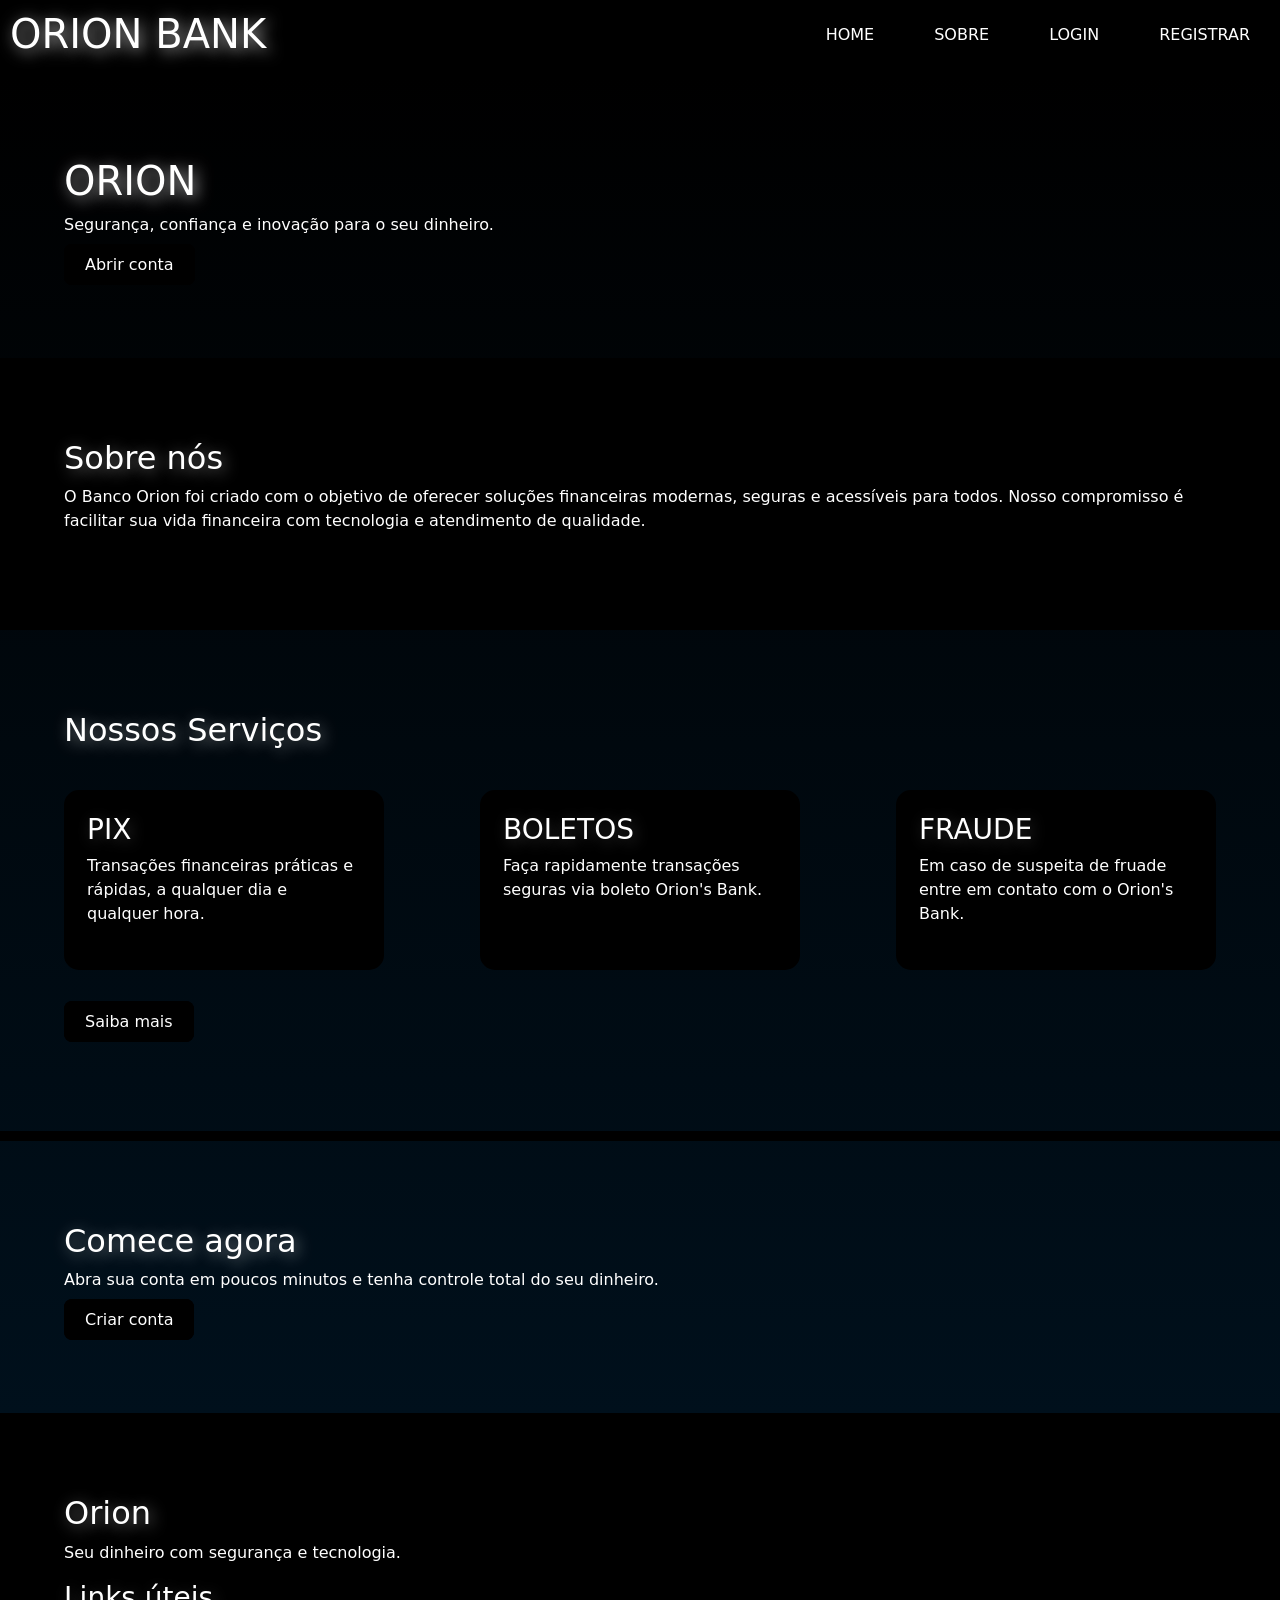
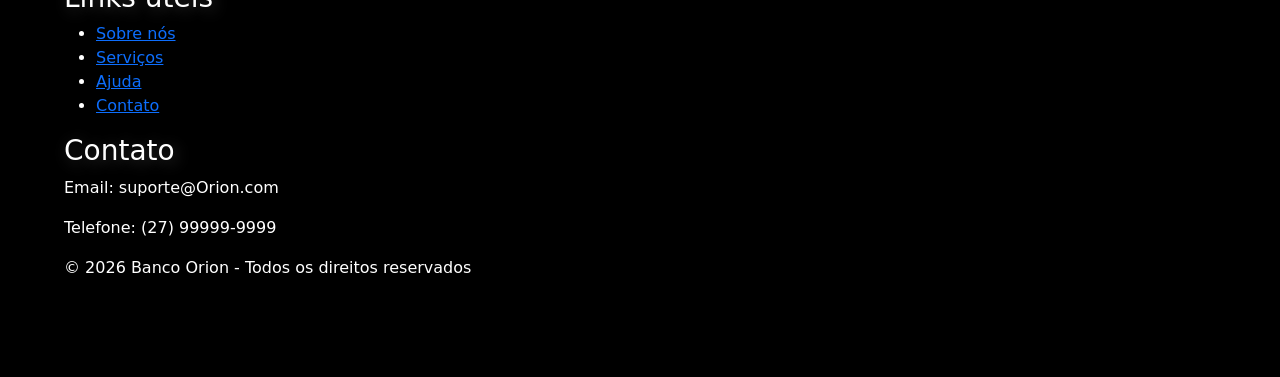
<file: OrionBank/index.html>
<!DOCTYPE html>
<html lang="pt-br">
<head>
    <meta charset="UTF-8">
    <meta name="viewport" content="width=device-width, initial-scale=1.0">
    <link rel="stylesheet" href="./main/CSS/style.css">
    <link href="https://cdn.jsdelivr.net/npm/bootstrap@5.3.8/dist/css/bootstrap.min.css" rel="stylesheet" integrity="sha384-sRIl4kxILFvY47J16cr9ZwB07vP4J8+LH7qKQnuqkuIAvNWLzeN8tE5YBujZqJLB" crossorigin="anonymous">
    <title>Orion's Bank</title>
</head>
<body>
    <header>
        <div class="header-box1">
            <h1>ORION BANK</h1>
        </div>
        <div class="header-box2">
            <ul>
                <li><a href="./index.html">HOME</a></li>
                <li><a href="./sobre.html">SOBRE</a></li>
                <li><a href="./login.html">LOGIN</a></li>
                <li><a href="./registrar.html">REGISTRAR</a></li>
            </ul>
        </div>
    </header>

    <main>
        <section class="main-box1">
            <h1>ORION</h1>
            <p>Segurança, confiança e inovação para o seu dinheiro.</p>
            <a href="./registrar.html">Abrir conta</a>
        </section>

        <section class="main-box2">
            <h2>Sobre nós</h2>
            <p>
                O Banco Orion foi criado com o objetivo de oferecer soluções financeiras modernas,
                seguras e acessíveis para todos. Nosso compromisso é facilitar sua vida financeira
                com tecnologia e atendimento de qualidade.
            </p>
        </section>

        <section class="main-box3">
            <h2>Nossos Serviços</h2>
            <div class="caixas">
                <div class="Pix-box caixa">
                    <h3>PIX</h3>
                    <p>Transações financeiras práticas e rápidas, a
                    qualquer dia e qualquer hora.</p>
                </div>
                <div class="boleto-box caixa">
                    <h3>BOLETOS</h3>
                    <p>Faça rapidamente transações seguras via boleto Orion's Bank.</p>
                </div>
                <div class="fraude-box caixa">
                    <h3>FRAUDE</h3>
                    <p>Em caso de suspeita de fruade entre em contato com o Orion's Bank.</p>
                </div>
            </div>
            <p><a href="#">Saiba mais</a></p>
        </section>

        <section class="main-box4">
            <h2>Comece agora</h2>
            <p>Abra sua conta em poucos minutos e tenha controle total do seu dinheiro.</p>
            <a href="./registrar.html">Criar conta</a>
        </section>
    </main>

    <footer>
        <div class="footer-box1">
            <div class="footer-logo">
                <h2>Orion</h2>
                <p>Seu dinheiro com segurança e tecnologia.</p>
            </div>

            <div class="footer-box2">
                <h3>Links úteis</h3>
                <ul>
                    <li><a href="#">Sobre nós</a></li>
                    <li><a href="#">Serviços</a></li>
                    <li><a href="#">Ajuda</a></li>
                    <li><a href="#">Contato</a></li>
                </ul>
            </div>

            <div class="footer-box3">
                <h3>Contato</h3>
                <p>Email: suporte@Orion.com</p>
                <p>Telefone: (27) 99999-9999</p>
            </div>
        </div>

        <div class="footer-box4">
            <p>© 2026 Banco Orion - Todos os direitos reservados</p>
        </div>
    </footer>
</body>
</html>
</file>
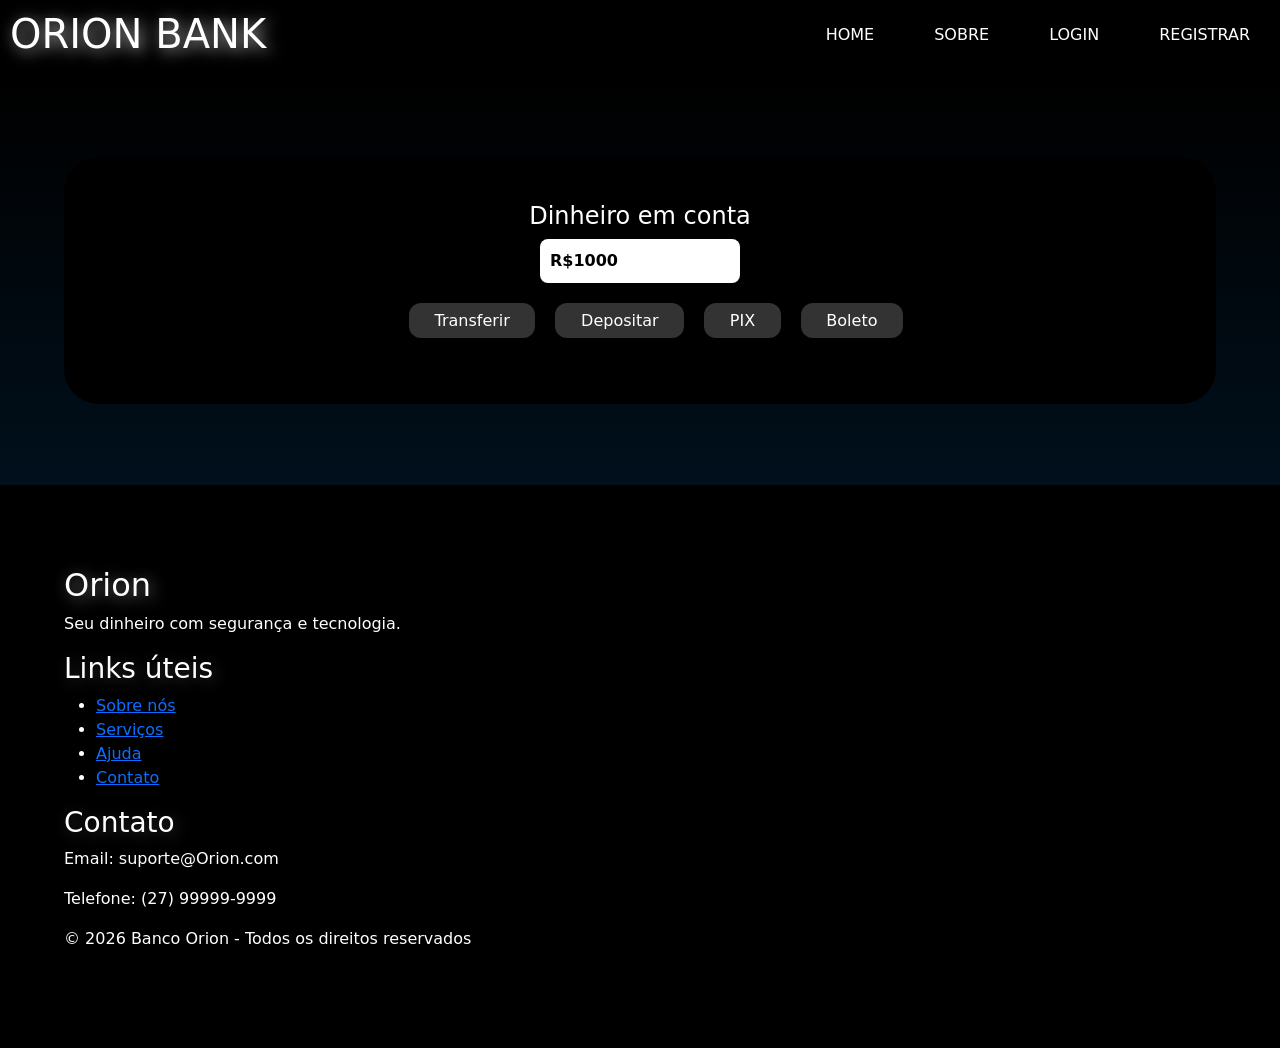
<file: OrionBank/contaSaldo.html>
<!DOCTYPE html>
<html lang="pt-br">
<head>
    <meta charset="UTF-8">
    <meta name="viewport" content="width=device-width, initial-scale=1.0">
    <link rel="stylesheet" href="./main/CSS/style.css">
    <link href="https://cdn.jsdelivr.net/npm/bootstrap@5.3.8/dist/css/bootstrap.min.css" rel="stylesheet" integrity="sha384-sRIl4kxILFvY47J16cr9ZwB07vP4J8+LH7qKQnuqkuIAvNWLzeN8tE5YBujZqJLB" crossorigin="anonymous">
    <link rel="stylesheet" href="./main/CSS/styleSaldo.css">
    <title>Orion's Bank</title>
</head>
<body>
    <header>
        <div class="header-box1">
            <h1>ORION BANK</h1>
        </div>
        <div class="header-box2">
            <ul>
                <li><a href="./index.html">HOME</a></li>
                <li><a href="./sobre.html">SOBRE</a></li>
                <li><a href="./login.html">LOGIN</a></li>
                <li><a href="./registrar.html">REGISTRAR</a></li>
            </ul>
        </div>
    </header>

    <main>
        <section class="styleSaldo-box1 main-box1" id="contaSaldo">
            <div class="box1Saldo">
                <h4>Dinheiro em conta</h4>
                <p><strong>R$<span id="dinheiro">...</span></strong></p>
                <ul>
                    <li><a href="./transferir.html">Transferir</a></li>
                    <li><a href="#">Depositar</a></li>
                    <li><a href="#">PIX</a></li>
                    <li><a href="#">Boleto</a></li>
                </ul>
            </div>
        </section>
    </main>

    <footer>
        <div class="footer-box1">
            <div class="footer-logo">
                <h2>Orion</h2>
                <p>Seu dinheiro com segurança e tecnologia.</p>
            </div>

            <div class="footer-box2">
                <h3>Links úteis</h3>
                <ul>
                    <li><a href="#">Sobre nós</a></li>
                    <li><a href="#">Serviços</a></li>
                    <li><a href="#">Ajuda</a></li>
                    <li><a href="#">Contato</a></li>
                </ul>
            </div>

            <div class="footer-box3">
                <h3>Contato</h3>
                <p>Email: suporte@Orion.com</p>
                <p>Telefone: (27) 99999-9999</p>
            </div>
        </div>

        <div class="footer-box4">
            <p>© 2026 Banco Orion - Todos os direitos reservados</p>
        </div>
    </footer>
    <script type="module" src="./main/JS/contaSaldo.js"></script>
</body>
</html>
</file>
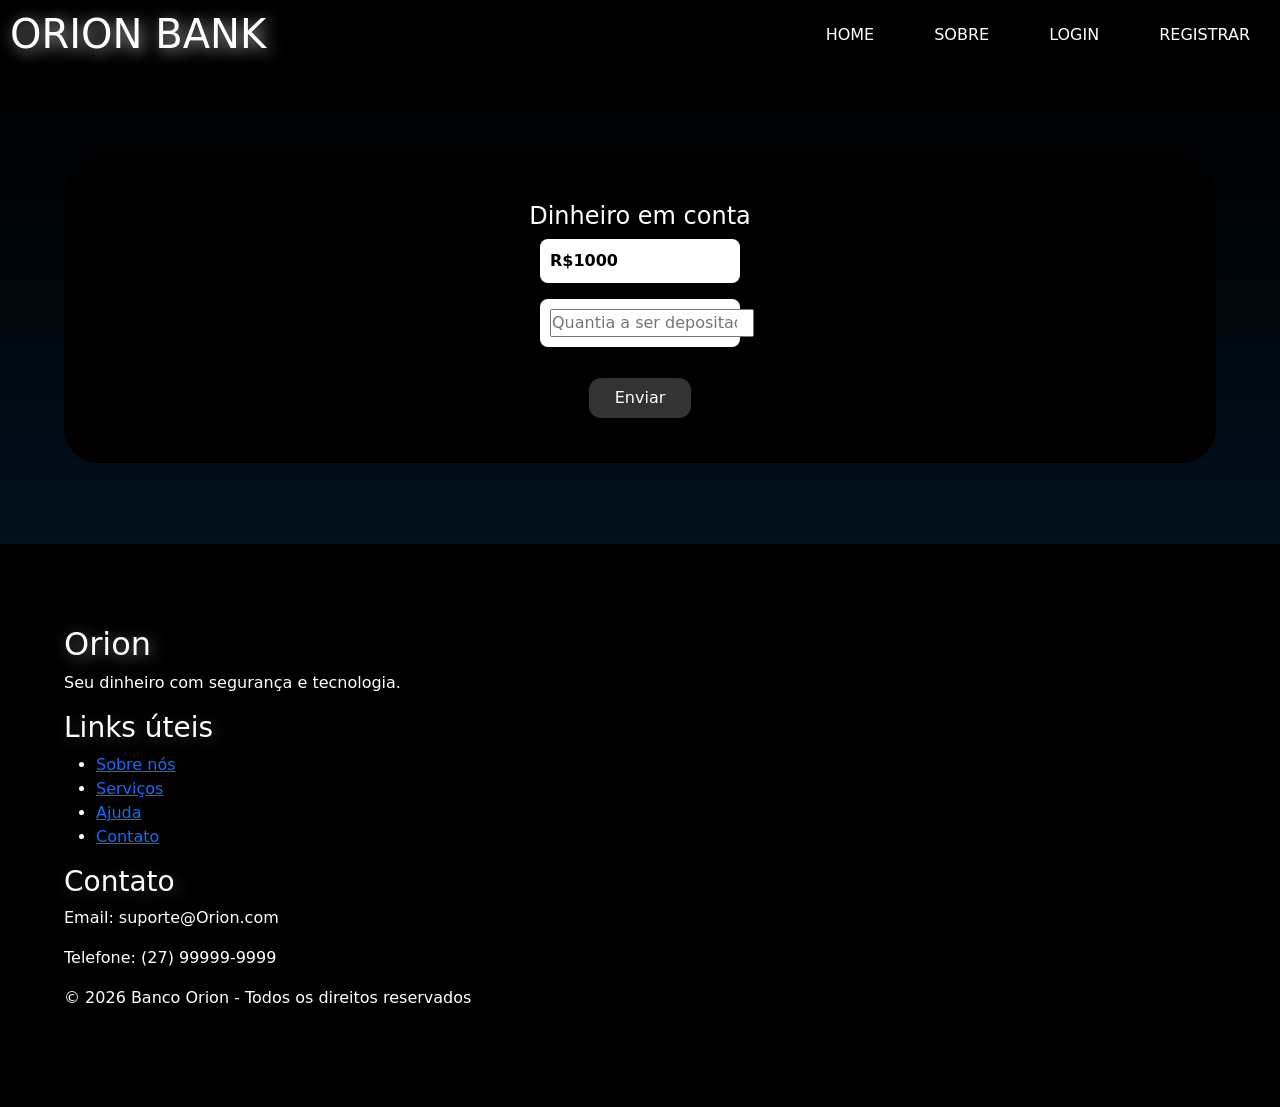
<file: OrionBank/deposito.html>
<!DOCTYPE html>
<html lang="pt-br">
<head>
    <meta charset="UTF-8">
    <meta name="viewport" content="width=device-width, initial-scale=1.0">
    <link rel="stylesheet" href="./main/CSS/style.css">
    <link href="https://cdn.jsdelivr.net/npm/bootstrap@5.3.8/dist/css/bootstrap.min.css" rel="stylesheet" integrity="sha384-sRIl4kxILFvY47J16cr9ZwB07vP4J8+LH7qKQnuqkuIAvNWLzeN8tE5YBujZqJLB" crossorigin="anonymous">
    <link rel="stylesheet" href="./main/CSS/styletransfer.css">
    <title>Orion's Bank</title>
</head>
<body>
    <header>
        <div class="header-box1">
            <h1>ORION BANK</h1>
        </div>
        <div class="header-box2">
            <ul>
                <li><a href="./index.html">HOME</a></li>
                <li><a href="./sobre.html">SOBRE</a></li>
                <li><a href="./login.html">LOGIN</a></li>
                <li><a href="./registrar.html">REGISTRAR</a></li>
            </ul>
        </div>
    </header>

    <main>
        <section class="styleSaldo-box1 main-box1" id="contaSaldo">
            <div class="box1Saldo">
                <h4>Dinheiro em conta</h4>
                <p><strong>R$<span id="dinheiro">...</span></strong></p>
                <p><strong><input type="number" placeholder="Quantia a ser depositada" id="inputDeposit"></strong></p>
                <ul>
                    <li><button type="submit" id="depositButton">Enviar</button></li>
                </ul>
            </div>
        </section>
    </main>

    <footer>
        <div class="footer-box1">
            <div class="footer-logo">
                <h2>Orion</h2>
                <p>Seu dinheiro com segurança e tecnologia.</p>
            </div>

            <div class="footer-box2">
                <h3>Links úteis</h3>
                <ul>
                    <li><a href="#">Sobre nós</a></li>
                    <li><a href="#">Serviços</a></li>
                    <li><a href="#">Ajuda</a></li>
                    <li><a href="#">Contato</a></li>
                </ul>
            </div>

            <div class="footer-box3">
                <h3>Contato</h3>
                <p>Email: suporte@Orion.com</p>
                <p>Telefone: (27) 99999-9999</p>
            </div>
        </div>

        <div class="footer-box4">
            <p>© 2026 Banco Orion - Todos os direitos reservados</p>
        </div>
    </footer>
    <script type="module" src="./main/JS/deposito.js"></script>
</body>
</html>
</file>
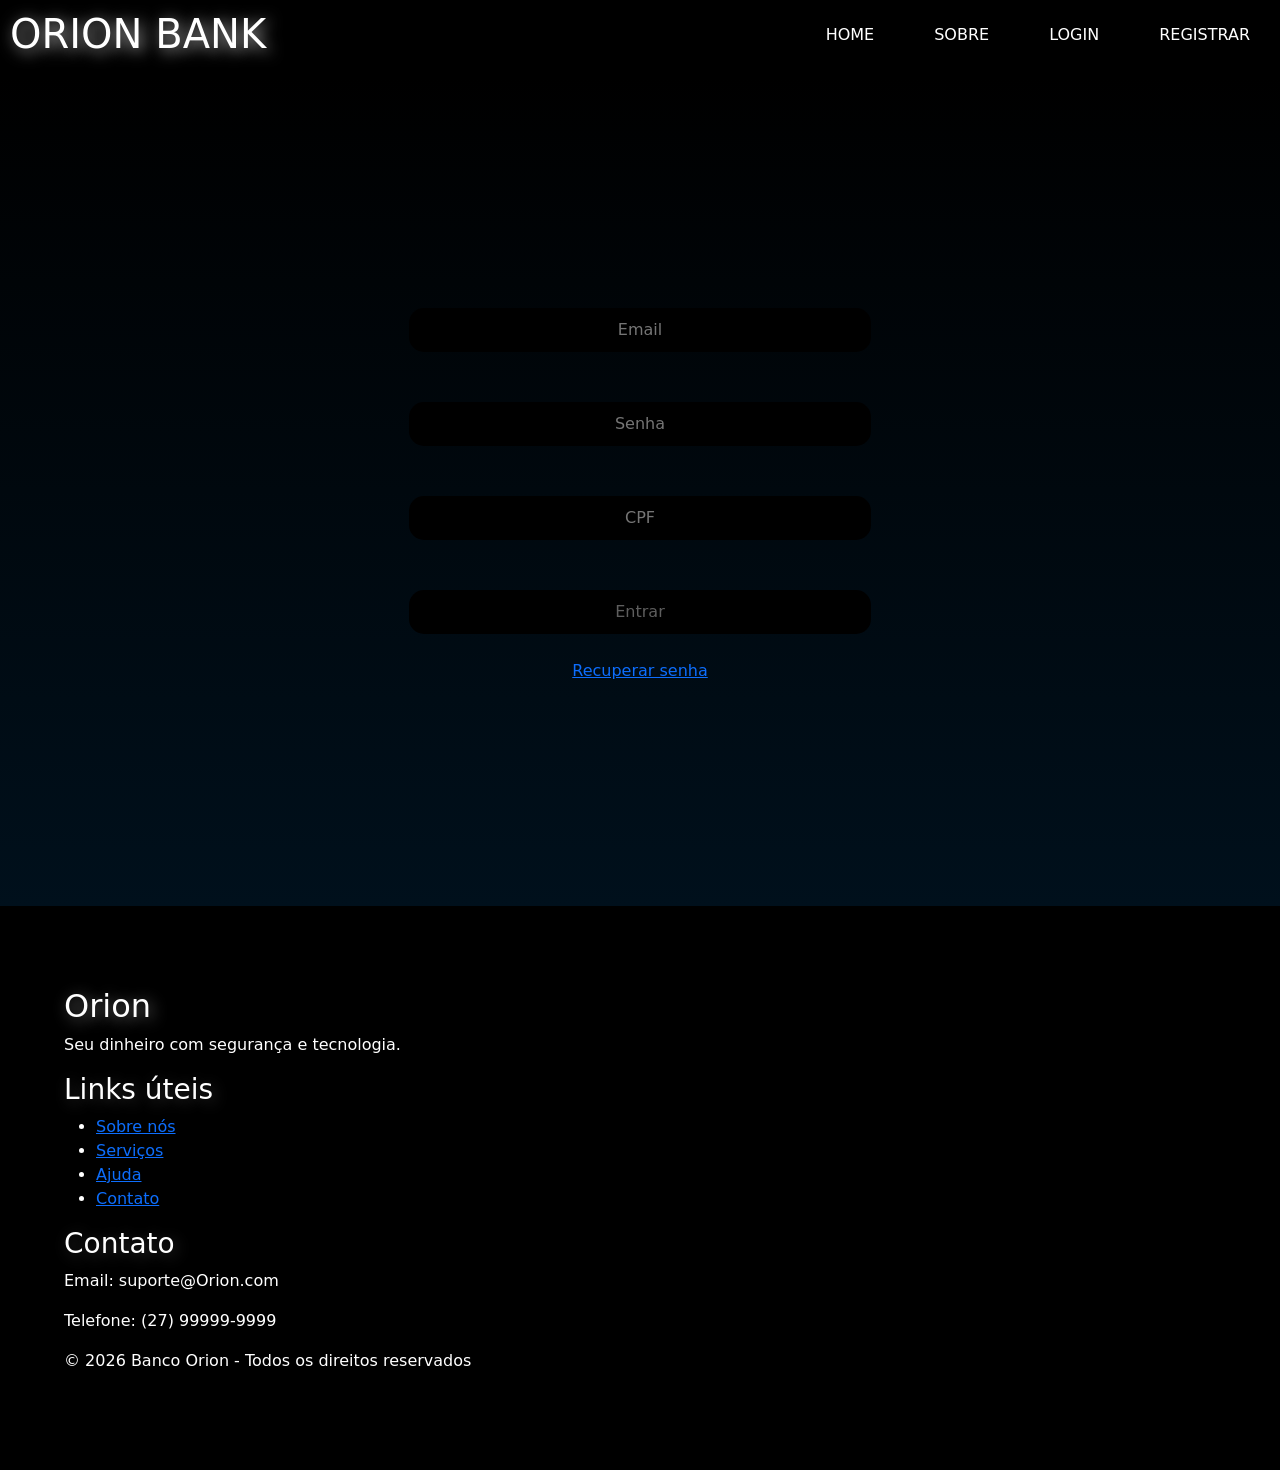
<file: OrionBank/login.html>
<!DOCTYPE html>
<html lang="pt-br">
<head>
    <meta charset="UTF-8">
    <meta name="viewport" content="width=device-width, initial-scale=1.0">
    <link rel="stylesheet" href="./main/CSS/style.css">
    <link href="https://cdn.jsdelivr.net/npm/bootstrap@5.3.8/dist/css/bootstrap.min.css" rel="stylesheet" integrity="sha384-sRIl4kxILFvY47J16cr9ZwB07vP4J8+LH7qKQnuqkuIAvNWLzeN8tE5YBujZqJLB" crossorigin="anonymous">
    <link rel="stylesheet" href="./main/CSS/login.css">
    <title>Login Orion's Bank</title>
</head>
<body>
    <header>
        <div class="header-box1">
            <h1>ORION BANK</h1>
        </div>
        <div class="header-box2">
            <ul>
                <li><a href="./index.html">HOME</a></li>
                <li><a href="./sobre.html">SOBRE</a></li>
                <li><a href="./login.html">LOGIN</a></li>
                <li><a href="./registrar.html">REGISTRAR</a></li>
            </ul>
        </div>
    </header>

    <main>
        <div class="box-login1">
            <input id="email-Login" type="text" placeholder="Email">
            <input id="senha-Login" type="password" placeholder="Senha">
            <input id="cpf-Login" type="text" placeholder="CPF">
            <button id="botao-login">Entrar</button>
            <p><a href="#">Recuperar senha</a></p>
        </div>
    </main>

    <footer>
        <div class="footer-box1">
            <div class="footer-logo">
                <h2>Orion</h2>
                <p>Seu dinheiro com segurança e tecnologia.</p>
            </div>

            <div class="footer-box2">
                <h3>Links úteis</h3>
                <ul>
                    <li><a href="#">Sobre nós</a></li>
                    <li><a href="#">Serviços</a></li>
                    <li><a href="#">Ajuda</a></li>
                    <li><a href="#">Contato</a></li>
                </ul>
            </div>

            <div class="footer-box3">
                <h3>Contato</h3>
                <p>Email: suporte@Orion.com</p>
                <p>Telefone: (27) 99999-9999</p>
            </div>
        </div>

        <div class="footer-box4">
            <p>© 2026 Banco Orion - Todos os direitos reservados</p>
        </div>
    </footer>
</body>
</html>
</file>
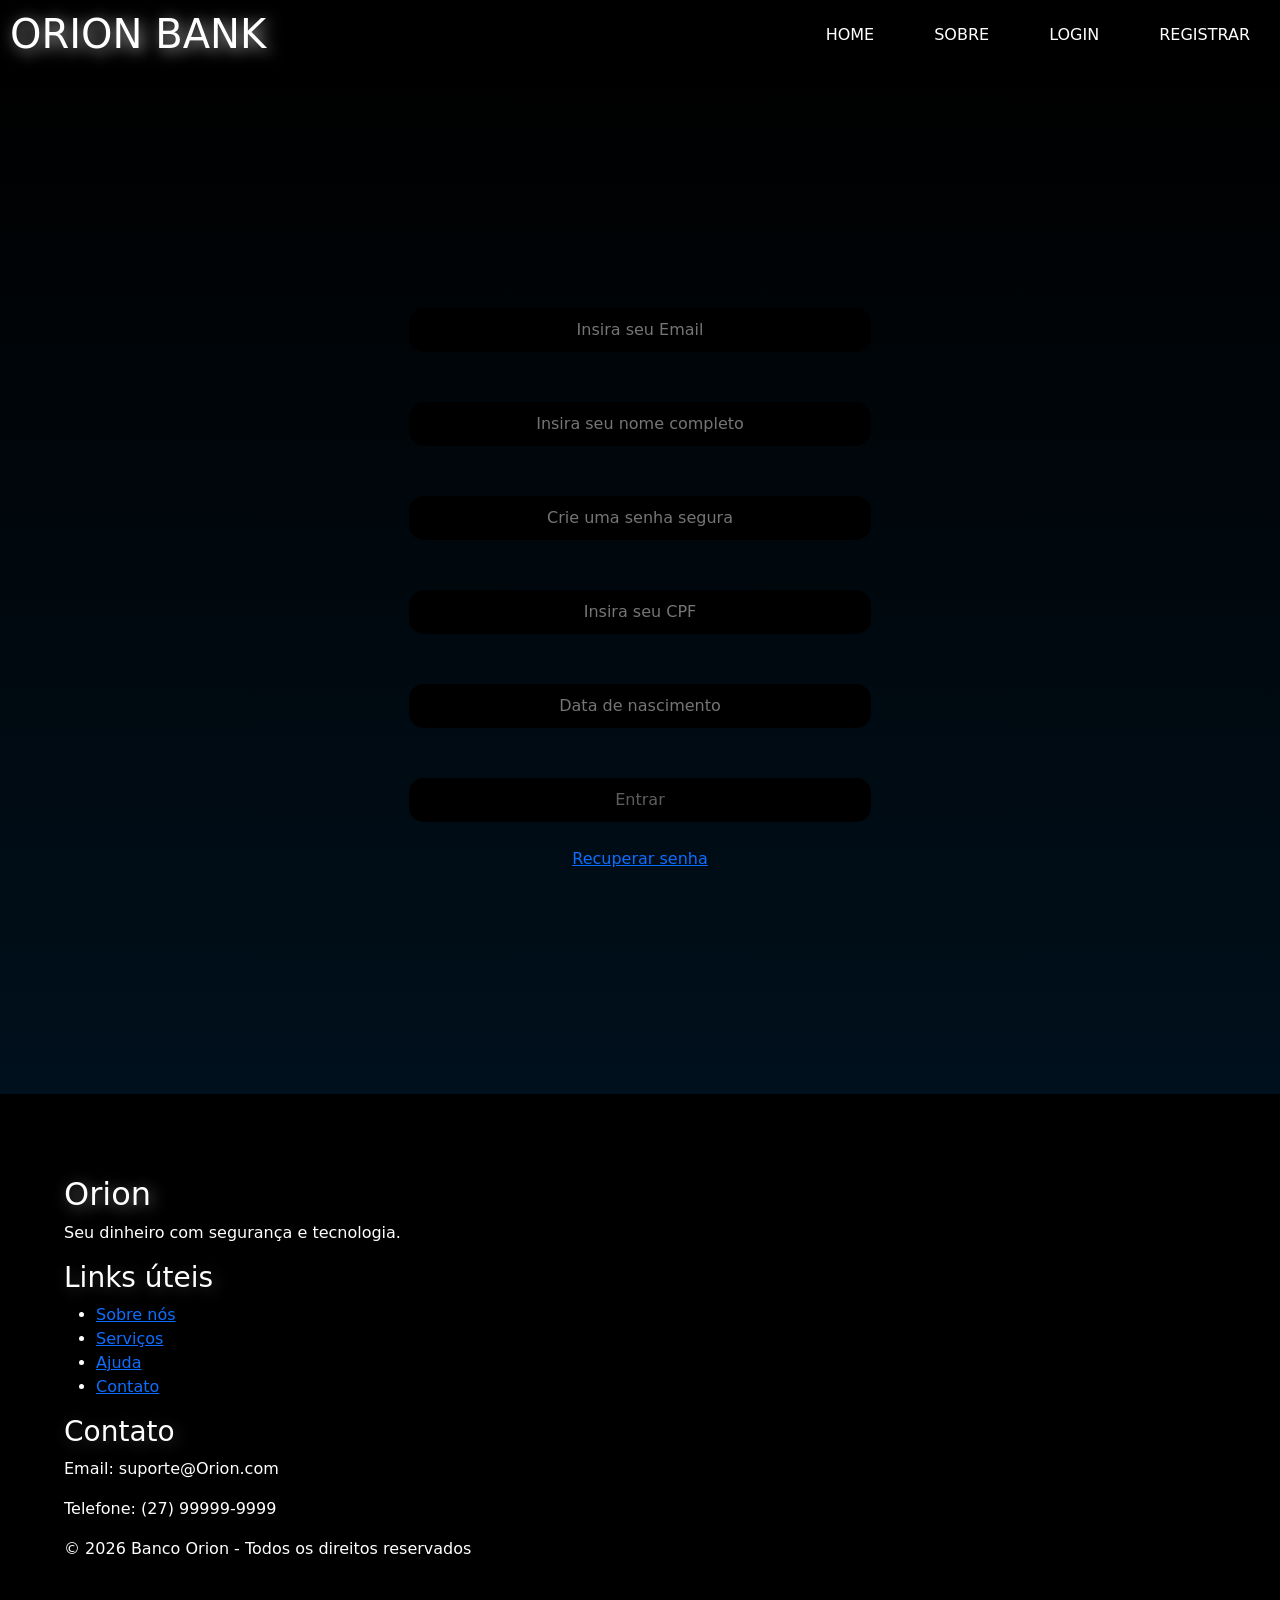
<file: OrionBank/registrar.html>
<!DOCTYPE html>
<html lang="pt-br">
<head>
    <meta charset="UTF-8">
    <meta name="viewport" content="width=device-width, initial-scale=1.0">
    <link rel="stylesheet" href="./main/CSS/style.css">
    <link href="https://cdn.jsdelivr.net/npm/bootstrap@5.3.8/dist/css/bootstrap.min.css" rel="stylesheet" integrity="sha384-sRIl4kxILFvY47J16cr9ZwB07vP4J8+LH7qKQnuqkuIAvNWLzeN8tE5YBujZqJLB" crossorigin="anonymous">
    <link rel="stylesheet" href="./main/CSS/login.css">
    <title>Login Orion's Bank</title>
</head>
<body>
    <header>
        <div class="header-box1">
            <h1>ORION BANK</h1>
        </div>
        <div class="header-box2">
            <ul>
                <li><a href="./index.html">HOME</a></li>
                <li><a href="./sobre.html">SOBRE</a></li>
                <li><a href="./login.html">LOGIN</a></li>
                <li><a href="./registrar.html">REGISTRAR</a></li>
            </ul>
        </div>
    </header>

    <main>
        <div class="box-login1">
            <input id="email-Registrar" type="text" placeholder="Insira seu Email">
            <input id="nomeCompleto-Registrar" type="text" placeholder="Insira seu nome completo">
            <input id="senha-Registrar" type="password" placeholder="Crie uma senha segura">
            <input id="cpf-Registrar" type="text" placeholder="Insira seu CPF">
            <input id="nasc-Registrar" type="text" placeholder="Data de nascimento">
            <button id="botao-Registrar">Entrar</button>
            <p><a href="#">Recuperar senha</a></p>
        </div>
    </main>

    <footer>
        <div class="footer-box1">
            <div class="footer-logo">
                <h2>Orion</h2>
                <p>Seu dinheiro com segurança e tecnologia.</p>
            </div>

            <div class="footer-box2">
                <h3>Links úteis</h3>
                <ul>
                    <li><a href="#">Sobre nós</a></li>
                    <li><a href="#">Serviços</a></li>
                    <li><a href="#">Ajuda</a></li>
                    <li><a href="#">Contato</a></li>
                </ul>
            </div>

            <div class="footer-box3">
                <h3>Contato</h3>
                <p>Email: suporte@Orion.com</p>
                <p>Telefone: (27) 99999-9999</p>
            </div>
        </div>

        <div class="footer-box4">
            <p>© 2026 Banco Orion - Todos os direitos reservados</p>
        </div>
    </footer>
</body>
</html>
</file>
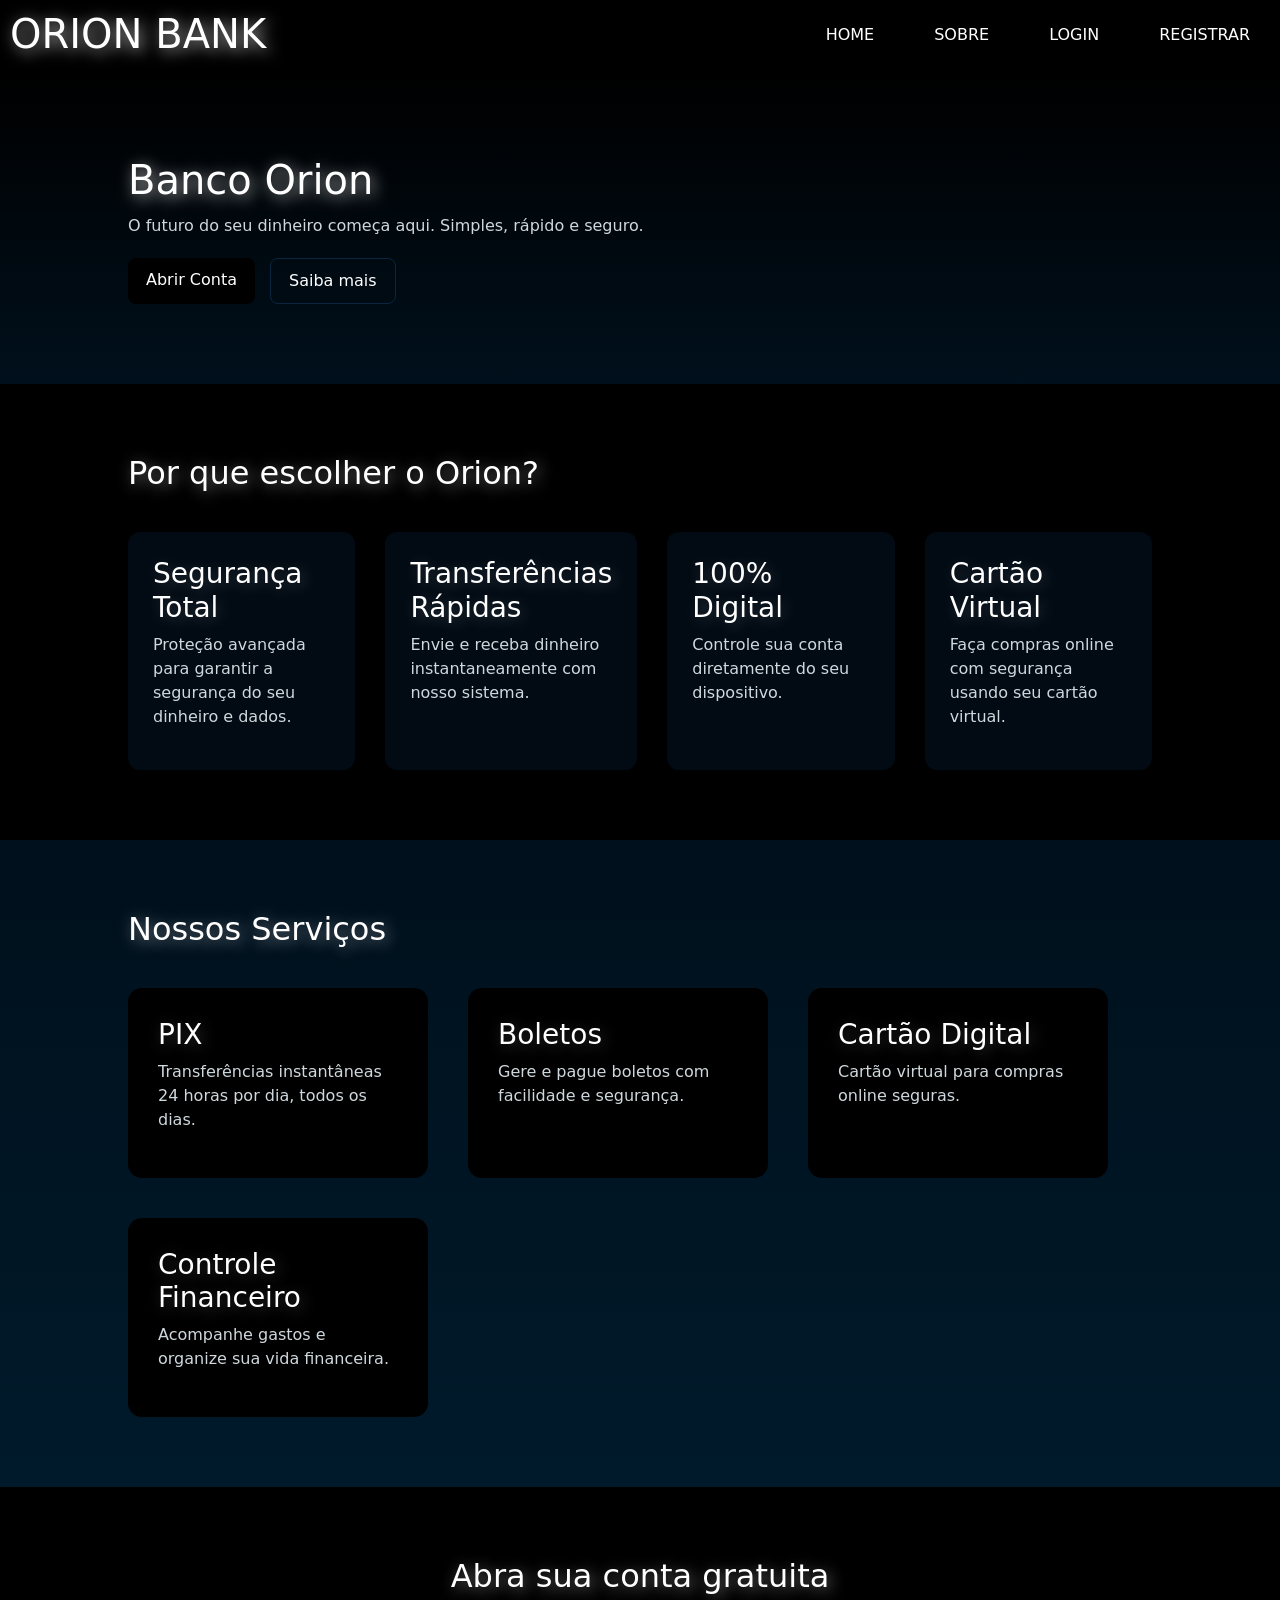
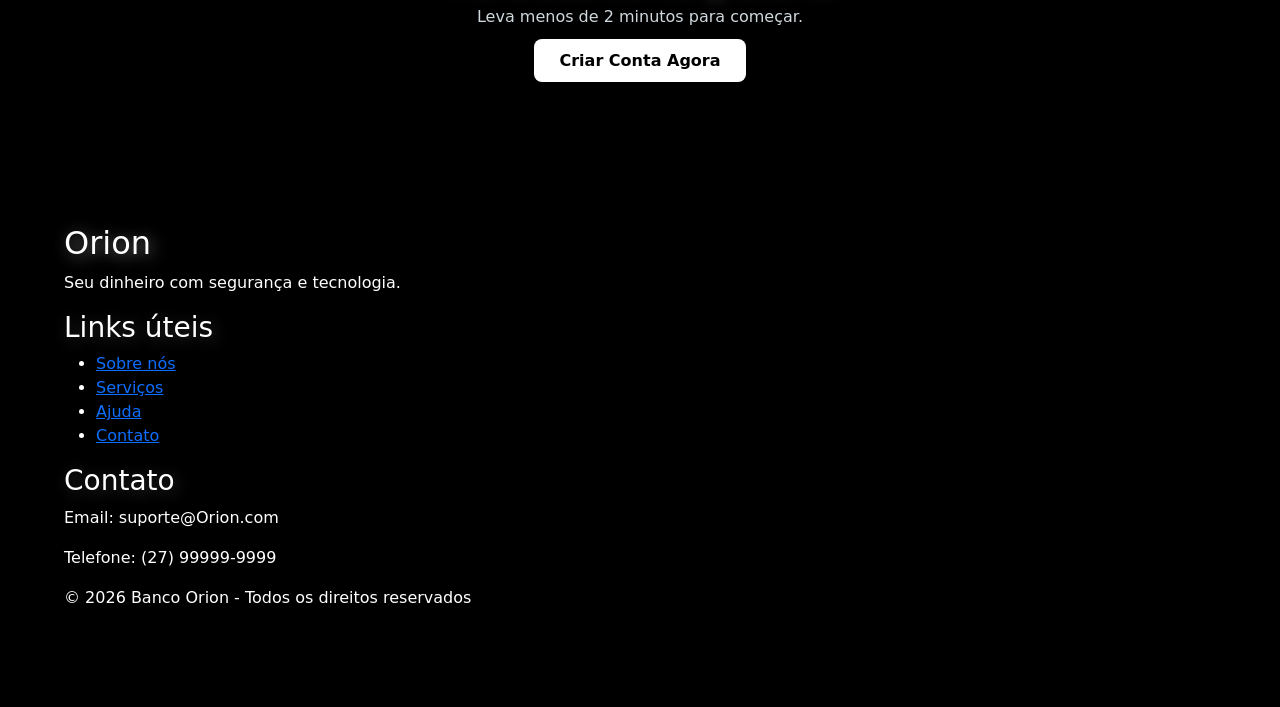
<file: OrionBank/sobre.html>
<!DOCTYPE html>
<html lang="pt-br">
<head>
    <meta charset="UTF-8">
    <meta name="viewport" content="width=device-width, initial-scale=1.0">
    <link rel="stylesheet" href="./main/CSS/style.css">
    <link rel="stylesheet" href="./main/CSS/sobre.css">
    <link href="https://cdn.jsdelivr.net/npm/bootstrap@5.3.8/dist/css/bootstrap.min.css" rel="stylesheet" integrity="sha384-sRIl4kxILFvY47J16cr9ZwB07vP4J8+LH7qKQnuqkuIAvNWLzeN8tE5YBujZqJLB" crossorigin="anonymous">
    <title>Orion's Bank | Saiba mais</title>
</head>
<body>
    <header>
        <div class="header-box1">
            <h1>ORION BANK</h1>
        </div>
        <div class="header-box2">
            <ul>
                <li><a href="./index.html">HOME</a></li>
                <li><a href="./sobre.html">SOBRE</a></li>
                <li><a href="./login.html">LOGIN</a></li>
                <li><a href="./registrar.html">REGISTRAR</a></li>
            </ul>
        </div>
    </header>

    <main>
        <section class="hero">
            <div class="hero-content">
                <h1>Banco Orion</h1>
                <p>O futuro do seu dinheiro começa aqui. Simples, rápido e seguro.</p>
                <div class="hero-buttons">
                    <a href="./registrar.html" class="btn-primary">Abrir Conta</a>
                    <a href="#" class="btn-secondary">Saiba mais</a>
                </div>
            </div>
        </section>

        <section class="vantagens">
            <h2>Por que escolher o Orion?</h2>

            <div class="vantagens-grid">
                <div class="vantagem">
                    <h3>Segurança Total</h3>
                    <p>Proteção avançada para garantir a segurança do seu dinheiro e dados.</p>
                </div>

                <div class="vantagem">
                    <h3>Transferências Rápidas</h3>
                    <p>Envie e receba dinheiro instantaneamente com nosso sistema.</p>
                </div>

                <div class="vantagem">
                    <h3>100% Digital</h3>
                    <p>Controle sua conta diretamente do seu dispositivo.</p>
                </div>

                <div class="vantagem">
                    <h3>Cartão Virtual</h3>
                    <p>Faça compras online com segurança usando seu cartão virtual.</p>
                </div>
            </div>
        </section>

        <section class="servicos">
            <h2>Nossos Serviços</h2>

            <div class="servicos-grid">
                <div class="servico">
                    <h3>PIX</h3>
                    <p>Transferências instantâneas 24 horas por dia, todos os dias.</p>
                </div>

                <div class="servico">
                    <h3>Boletos</h3>
                    <p>Gere e pague boletos com facilidade e segurança.</p>
                </div>

                <div class="servico">
                    <h3>Cartão Digital</h3>
                    <p>Cartão virtual para compras online seguras.</p>
                </div>

                <div class="servico">
                    <h3>Controle Financeiro</h3>
                    <p>Acompanhe gastos e organize sua vida financeira.</p>
                </div>
            </div>
        </section>

        <section class="cta">
            <h2>Abra sua conta gratuita</h2>
            <p>Leva menos de 2 minutos para começar.</p>
            <a href="./registrar.html" class="btn-primary"><strong>Criar Conta Agora</strong></a>
        </section>
    </main>

    <footer>
        <div class="footer-box1">
            <div class="footer-logo">
                <h2>Orion</h2>
                <p>Seu dinheiro com segurança e tecnologia.</p>
            </div>

            <div class="footer-box2">
                <h3>Links úteis</h3>
                <ul>
                    <li><a href="#">Sobre nós</a></li>
                    <li><a href="#">Serviços</a></li>
                    <li><a href="#">Ajuda</a></li>
                    <li><a href="#">Contato</a></li>
                </ul>
            </div>

            <div class="footer-box3">
                <h3>Contato</h3>
                <p>Email: suporte@Orion.com</p>
                <p>Telefone: (27) 99999-9999</p>
            </div>
        </div>

        <div class="footer-box4">
            <p>© 2026 Banco Orion - Todos os direitos reservados</p>
        </div>
    </footer>
</body>
</html>
</file>
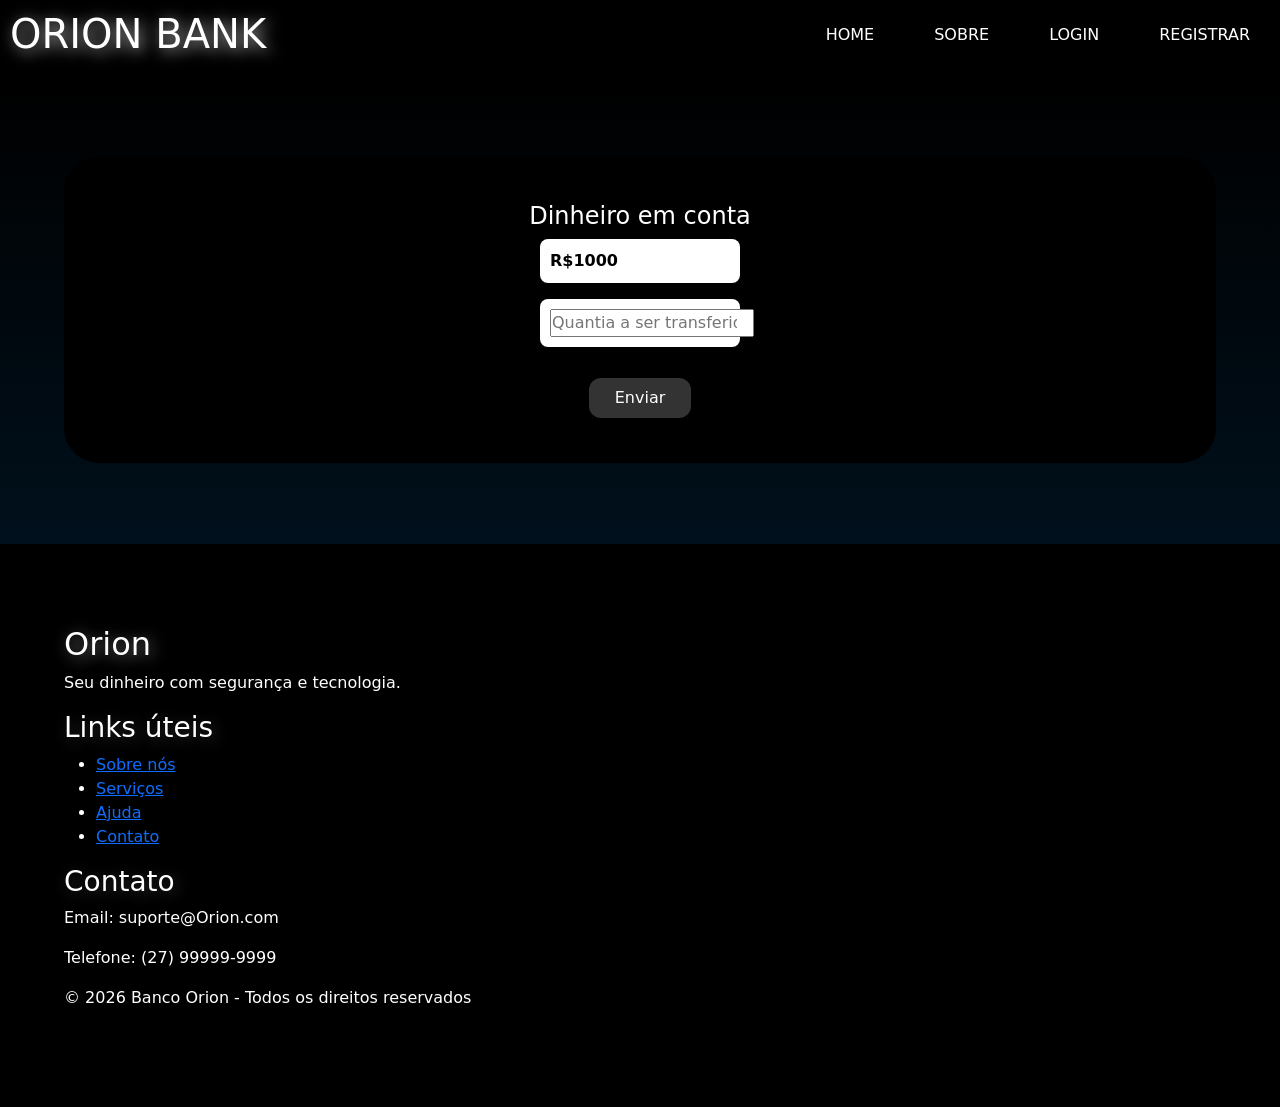
<file: OrionBank/transferir.html>
<!DOCTYPE html>
<html lang="pt-br">
<head>
    <meta charset="UTF-8">
    <meta name="viewport" content="width=device-width, initial-scale=1.0">
    <link rel="stylesheet" href="./main/CSS/style.css">
    <link href="https://cdn.jsdelivr.net/npm/bootstrap@5.3.8/dist/css/bootstrap.min.css" rel="stylesheet" integrity="sha384-sRIl4kxILFvY47J16cr9ZwB07vP4J8+LH7qKQnuqkuIAvNWLzeN8tE5YBujZqJLB" crossorigin="anonymous">
    <link rel="stylesheet" href="./main/CSS/styletransfer.css">
    <title>Orion's Bank</title>
</head>
<body>
    <header>
        <div class="header-box1">
            <h1>ORION BANK</h1>
        </div>
        <div class="header-box2">
            <ul>
                <li><a href="./index.html">HOME</a></li>
                <li><a href="./sobre.html">SOBRE</a></li>
                <li><a href="./login.html">LOGIN</a></li>
                <li><a href="./registrar.html">REGISTRAR</a></li>
            </ul>
        </div>
    </header>

    <main>
        <section class="styleSaldo-box1 main-box1" id="contaSaldo">
            <div class="box1Saldo">
                <h4>Dinheiro em conta</h4>
                <p><strong>R$<span id="dinheiro">...</span></strong></p>
                <p><strong><input type="number" placeholder="Quantia a ser transferida" id="inputTransfer"></strong></p>
                <ul>
                    <li><button type="submit" id="tranferButton">Enviar</button></li>
                </ul>
            </div>
        </section>
    </main>

    <footer>
        <div class="footer-box1">
            <div class="footer-logo">
                <h2>Orion</h2>
                <p>Seu dinheiro com segurança e tecnologia.</p>
            </div>

            <div class="footer-box2">
                <h3>Links úteis</h3>
                <ul>
                    <li><a href="#">Sobre nós</a></li>
                    <li><a href="#">Serviços</a></li>
                    <li><a href="#">Ajuda</a></li>
                    <li><a href="#">Contato</a></li>
                </ul>
            </div>

            <div class="footer-box3">
                <h3>Contato</h3>
                <p>Email: suporte@Orion.com</p>
                <p>Telefone: (27) 99999-9999</p>
            </div>
        </div>

        <div class="footer-box4">
            <p>© 2026 Banco Orion - Todos os direitos reservados</p>
        </div>
    </footer>
    <script type="module" src="./main/JS/contaSaldo.js"></script>
</body>
</html>
</file>
<file: OrionBank/main/CSS/style.css>
*{
    margin: 0;
    padding: 0;
    font-family: system-ui, -apple-system, BlinkMacSystemFont, 'Segoe UI', Roboto, Oxygen, Ubuntu, Cantarell, 'Open Sans', 'Helvetica Neue', sans-serif;
    /* border: 1px solid red; */
}
h1{
    text-shadow: 3px 3px 15px rgba(255, 255, 255, 0.726);
}
h2{
    text-shadow: 3px 3px 15px rgba(255, 255, 255, 0.459);
}
h3{
    text-shadow: 3px 3px 15px rgba(255, 255, 255, 0.233);
}

/* ---------{HEADER}---------- */

header{
    background-color: rgb(0, 0, 0);
    color: white;
    display: flex;
    justify-content: space-between;
    text-align: center;
}

.header-box1{
    margin: 10px;
}

.header-box2{
    display: flex;
    align-items: center;
    margin-top: 10px;
}
.header-box2 ul{
    display: flex;
    list-style-type: none;
}
.header-box2 li{
    padding: 10px;
}
.header-box2 a{
    text-decoration: none;
    /* border: 1px solid red; */
    padding: 10px 20px;
    border-radius: 8px;
    color: white;
}

/* ---------{HEADER}---------- */

/* ----------{MAIN}----------- */

main{
    /* padding: 9vh 5vw; */
    background: linear-gradient(180deg, #000000, #00101c);
    color: white;
}

.main-box1{
    padding: 9vh 5vw;

}
.main-box1 a{
    text-decoration: none;
    
    padding: 10px 20px;
    border-radius: 8px;
    color: white;
    border: 1px solid black;
    background-color: black;

    transition: box-shadow 0.3s ease-in-out, border 0.2s ease-in-out;
}
.main-box1 a:hover{
    border: 1px solid white;
    box-shadow: 0 0 10px white;
}

.main-box2{
    padding: 9vh 5vw;
    background-color: rgb(0, 0, 0);
}
.caixas{
    /* border: 2px solid rgb(194, 109, 109); */
    margin: 40px 0;
    display: flex;
    justify-content: space-between;
}
.caixa{
    border: 3px solid rgb(0, 0, 0);
    background-color: rgb(0, 0, 0);

    padding: 20px;
    border-radius: 15px;
    width: 25vw;
    height: 20vh;

    transition: box-shadow .4s ease-in-out, transform .3s ease-in-out;
}
.caixa:hover{
    transform: translateY(-5px);
    box-shadow: 0 0 25px rgba(0,140,255,0.15);
}

.main-box3{
    padding: 9vh 5vw;
    border-bottom: 10px solid black;
}

.main-box3 a{
    text-decoration: none;
    
    padding: 10px 20px;
    border-radius: 8px;
    color: white;
    border: 1px solid black;
    background-color: black;
}

.main-box4{
    padding: 9vh 5vw;
}
.main-box4 a{
    text-decoration: none;
    
    padding: 10px 20px;
    border-radius: 8px;
    color: white;
    border: 1px solid black;
    background-color: black;
}





/* ----------{MAIN}----------- */

/* ---------{FOOTER}---------- */

footer{
    padding: 9vh 5vw;
    background-color: black;
    color: white;
}

/* ------{RESPONSIVIDADE}----- */

@media (max-width: 768px) {
    header{
        flex-direction: column;
    }
    header ul{
        flex-direction: column;
    }
    .header-box2{
        margin-left: -13px;
        justify-content: center;
        align-items: center;
    }

    .caixas{
        display: flex;
        flex-direction: column;
    }
    .caixa{
        height: 20vh;
        width: 75vw;
        margin: 15px 25px;
    }
}

/* ------{RESPONSIVIDADE}----- */
</file>
<file: OrionBank/main/CSS/styleSaldo.css>
*{
    margin: 0;
    padding: 0;
}

.box1Saldo{
    background-color: black;
    padding: 45px;
    border-radius: 35px;

    display: flex;
    flex-direction: column;
    align-items: center;
}
.box1Saldo p{
    color: black;
    padding: 10px;
    width: 200px;
    border-radius: 8px;
    background-color: rgb(255, 255, 255);

    text-align: start;
}

.styleSaldo-box1 ul{
    display: flex;
    list-style-type: none;
    justify-content: center;
}
.styleSaldo-box1 li{
    margin: 10px;
}
.styleSaldo-box1 a{
    align-items: center;

    padding: 8px 2vw;
    border-radius: 12px;
    background-color: rgb(51, 51, 51);
    border: 0;
    color: white;
}
.styleSaldo-box1 button{
    align-items: center;

    padding: 8px 2vw;
    border-radius: 12px;
    background-color: rgb(51, 51, 51);
    border: 0;
    color: white;
}
</file>
<file: OrionBank/main/CSS/styletransfer.css>
*{
    margin: 0;
    padding: 0;
}

main{
    text-align: center;
}

.box1Saldo{
    background-color: black;
    padding: 45px;
    border-radius: 35px;

    display: flex;
    flex-direction: column;
    align-items: center;
}
.box1Saldo p{
    color: black;
    padding: 10px;
    width: 200px;
    border-radius: 8px;
    background-color: rgb(255, 255, 255);

    text-align: start;
}
.styleSaldo-box1 ul{
    display: flex;
    list-style-type: none;
    justify-content: center;
    align-items: center;
    margin: 0;
    padding: 0;
    margin-top: 15px;
}
.styleSaldo-box1 li{
    display: flex;
    align-items: center;
    justify-content: center;
    margin: 0;
    padding: 0;
}
.styleSaldo-box1 button{
    padding: 8px 2vw;
    border-radius: 12px;
    background-color: rgb(51, 51, 51);
    border: 0;
    color: white;
}
</file>
<file: OrionBank/main/CSS/login.css>
.box-login1{
    display: flex;
    flex-direction: column;

    padding: 23vh 30vw;
}
.box-login1 input{
    text-align: center;
    margin: 25px;
    padding: 10px;

    border-radius: 15px;

    background-color: black;
    color: white;
    border: 0;
    transition: transform 0.3s ease, box-shadow .4s ease-in-out;
}
.box-login1 button{
    text-align: center;
    margin: 25px;
    padding: 10px;

    border-radius: 15px;

    background-color: black;
    color: rgba(255, 255, 255, 0.37);

    border: 0;
    transition: transform 0.3s ease, box-shadow .4s ease-in-out;
}
.box-login1 p{
    text-align: center;
}

input:hover{
    transform: scale(1.05);
    box-shadow: 0 0 25px rgba(0,140,255,0.15);
}
button:hover{
    transform: scale(1.05);
    box-shadow: 0 0 25px rgba(0,140,255,0.15);
}
</file>
<file: OrionBank/main/CSS/sobre.css>
/* HERO */
.hero{
    background: linear-gradient(180deg, #000000, #00101c);
    padding: 80px 10%;
}

.hero h1{
    font-size: 40px;
    margin-bottom: 10px;
}

.hero p{
    color: #cfd8dc;
    margin-bottom: 20px;
}

.hero-buttons{
    display: flex;
    gap: 15px;
}

.btn-primary{
    background: black;
    color: white;
    padding: 10px 18px;
    border-radius: 8px;
    text-decoration: none;
}

.btn-secondary{
    background: transparent;
    border: 1px solid #0a2540;
    color: white;
    padding: 10px 18px;
    border-radius: 8px;
    text-decoration: none;
}


/* VANTAGENS */
.vantagens{
    padding: 70px 10%;
    background: #000;
}

.vantagens h2{
    margin-bottom: 40px;
}

.vantagens-grid{
    display: flex;
    gap: 30px;
}

.vantagem{
    background: #020b14;
    padding: 25px;
    border-radius: 12px;
    width: 260px;
    transition: 0.4s;
}

.vantagem:hover{
    transform: translateY(-5px);
    box-shadow: 0 0 20px rgba(0,140,255,0.15);
}

.vantagem p{
    color: #cfd8dc;
}


/* SERVIÇOS */
.servicos{
    padding: 70px 10%;
    background: linear-gradient(180deg,#00101c,#001a2b);
}

.servicos h2{
    margin-bottom: 40px;
}

.servicos-grid{
    display: flex;
    gap: 40px;
    flex-wrap: wrap;
}

.servico{
    background: #000;
    padding: 30px;
    border-radius: 14px;
    width: 300px;
    transition: .3s;
}

.servico:hover{
    transform: translateY(-5px);
    box-shadow: 0 0 25px rgba(0,140,255,0.15);
}

.servico p{
    color: #cfd8dc;
}


/* CTA */
.cta{
    padding: 70px 10%;
    background: #000;
    text-align: center;
}

.cta h2{
    margin-bottom: 10px;
}

.cta p{
    color: #cfd8dc;
    margin-bottom: 20px;
}

.cta a{
    background: #ffffff;
    color: rgb(0, 0, 0);
    padding: 12px 25px;
    border-radius: 8px;
    text-decoration: none;
}
</file>
